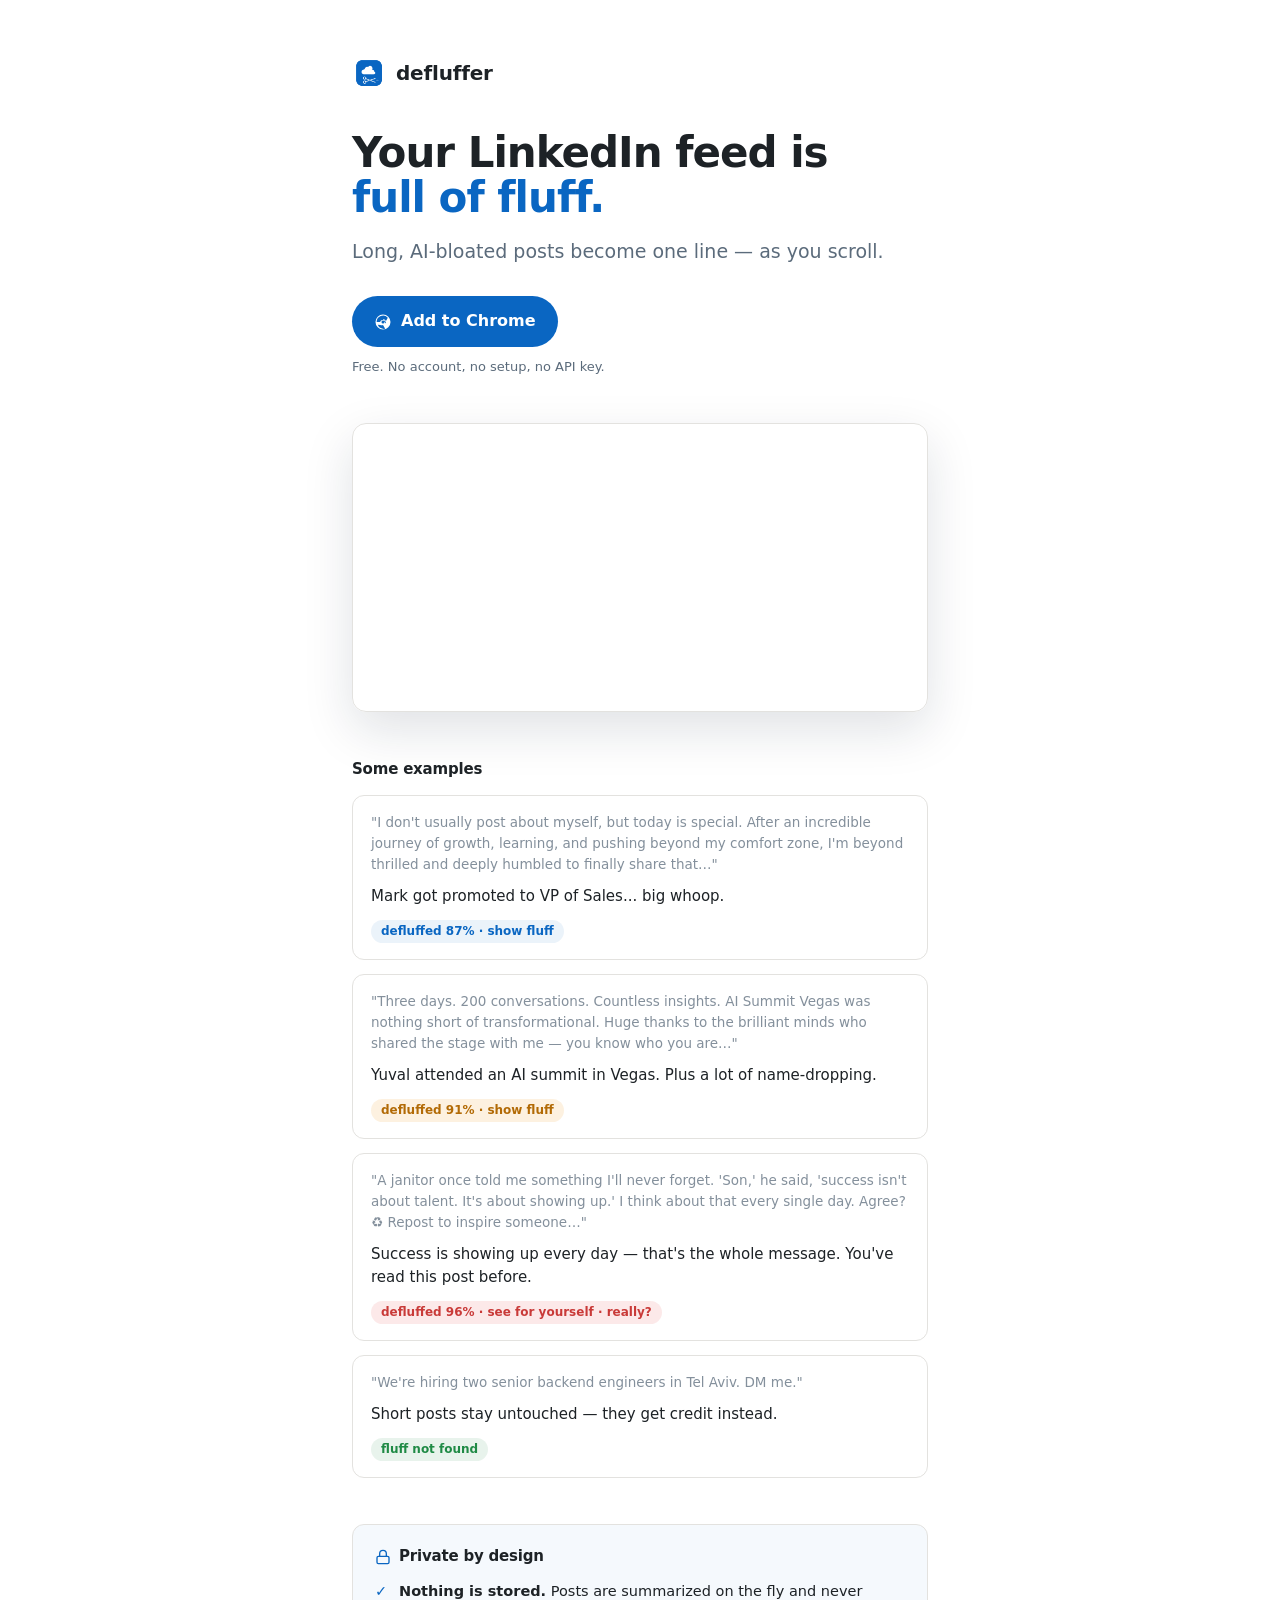
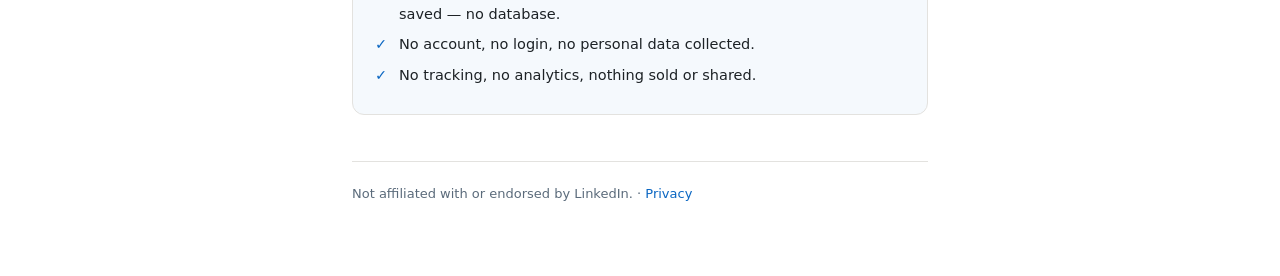
<file: docs/index.html>
<!DOCTYPE html>
<html lang="en">
<head>
<meta charset="utf-8" />
<meta name="viewport" content="width=device-width, initial-scale=1" />
<title>defluffer — cut the LinkedIn fluff</title>
<meta name="description" content="Your LinkedIn feed is full of fluff. defluffer turns long, AI-bloated posts into one line, as you scroll." />

<!-- Open Graph / social share (WhatsApp, iMessage, X, Slack) -->
<meta property="og:type" content="website" />
<meta property="og:site_name" content="defluffer" />
<meta property="og:title" content="defluffer — cut the LinkedIn fluff" />
<meta property="og:description" content="Your LinkedIn feed is full of fluff. defluffer turns long, AI-bloated posts into one line, as you scroll." />
<meta property="og:url" content="https://itayzit.github.io/defluffer/" />
<meta property="og:image" content="https://itayzit.github.io/defluffer/og.png" />
<meta property="og:image:width" content="1200" />
<meta property="og:image:height" content="630" />
<meta name="twitter:card" content="summary_large_image" />
<meta name="twitter:title" content="defluffer — cut the LinkedIn fluff" />
<meta name="twitter:description" content="Your LinkedIn feed is full of fluff. defluffer turns it into one line, as you scroll." />
<meta name="twitter:image" content="https://itayzit.github.io/defluffer/og.png" />

<link rel="icon" type="image/png" href="icon.png" />
<style>
  :root {
    color-scheme: light dark;
    --bg: #ffffff; --ink: #1d2226; --muted: #5b6b7b;
    --blue: #0a66c2; --blue-ink: #004182;
    --line: #e3e2df;
  }
  @media (prefers-color-scheme: dark) {
    :root { --bg:#16191c; --ink:#e9e5df; --muted:#9aa6b1; --line:#2c3237; }
  }
  * { box-sizing: border-box; }
  body {
    margin: 0; background: var(--bg); color: var(--ink);
    font-family: -apple-system, system-ui, "Segoe UI", Roboto, Helvetica, Arial, sans-serif;
    line-height: 1.55; -webkit-font-smoothing: antialiased;
  }
  .wrap { max-width: 620px; margin: 0 auto; padding: 56px 22px 72px; }
  .brand { display: flex; align-items: center; gap: 10px; margin-bottom: 40px; }
  .brand img { width: 34px; height: 34px; }
  .brand b { font-size: 20px; letter-spacing: -0.2px; }
  h1 { font-size: 42px; line-height: 1.08; letter-spacing: -1px; margin: 0 0 16px; }
  h1 .accent { color: var(--blue); }
  .lede { font-size: 19px; color: var(--muted); margin: 0 0 30px; max-width: 30em; }
  .cta {
    display: inline-flex; align-items: center; gap: 9px;
    background: var(--blue); color: #fff; text-decoration: none;
    font-size: 16px; font-weight: 700; padding: 13px 22px; border-radius: 999px;
    transition: background .15s ease, transform .15s ease;
  }
  .cta:hover { background: var(--blue-ink); transform: translateY(-1px); }
  .cta svg { width: 18px; height: 18px; }
  .free { display: block; margin-top: 10px; font-size: 13px; color: var(--muted); }

  .demo-video {
    display: block; width: 100%; margin: 46px 0 0;
    border-radius: 14px; border: 1px solid var(--line);
    box-shadow: 0 18px 50px rgba(16,30,54,.13);
  }

  .examples { margin: 46px 0 0; }
  .examples h2 { font-size: 15px; letter-spacing: -.2px; margin: 0 0 14px; }
  .ex { border: 1px solid var(--line); border-radius: 12px; padding: 16px 18px; margin-bottom: 14px; }
  .ex-before { font-size: 13.5px; color: var(--muted); margin: 0 0 10px; }
  .ex-before s { text-decoration: none; opacity: .75; }
  .ex-after { font-size: 15px; margin: 0 0 10px; }
  .badge { display: inline-block; font-size: 12px; font-weight: 700; padding: 2px 10px; border-radius: 12px;
    color: #0a66c2; background: rgba(10, 102, 194, .08); }
  .badge--amber { color: #b26a05; background: rgba(239, 159, 39, .14); }
  .badge--red { color: #c93a38; background: rgba(226, 75, 74, .12); }
  .badge--green { color: #1f8a45; background: rgba(31, 138, 69, .1); }
  @media (prefers-color-scheme: dark) {
    .badge { color: #70b5f9; background: rgba(112, 181, 249, .13); }
    .badge--amber { color: #e8a33d; background: rgba(232, 163, 61, .14); }
    .badge--red { color: #f08784; background: rgba(240, 135, 132, .13); }
    .badge--green { color: #5cc98a; background: rgba(92, 201, 138, .13); }
  }

  .trust { margin: 46px 0 0; padding: 20px 22px; border: 1px solid var(--line);
    border-radius: 12px; background: rgba(10,102,194,.04); }
  .trust h2 { display: flex; align-items: center; gap: 8px; font-size: 15px;
    margin: 0 0 12px; letter-spacing: -.2px; }
  .trust h2 svg { width: 16px; height: 16px; color: var(--blue); }
  .trust ul { list-style: none; margin: 0; padding: 0; }
  .trust li { position: relative; padding-left: 24px; margin: 8px 0; font-size: 14.5px; }
  .trust li::before { content: "✓"; position: absolute; left: 0; top: 0;
    color: var(--blue); font-weight: 700; }
  .trust li b { font-weight: 600; }
  .trust a { color: var(--blue); text-decoration: none; font-size: 13.5px;
    display: inline-block; margin-top: 12px; }
  .trust a:hover { text-decoration: underline; }

  footer { margin-top: 46px; padding-top: 22px; border-top: 1px solid var(--line);
    font-size: 13px; color: var(--muted); }
  footer a { color: var(--blue); text-decoration: none; }
  footer a:hover { text-decoration: underline; }
</style>
</head>
<body>
  <main class="wrap">
    <div class="brand">
      <img src="icon.png" alt="" />
      <b>defluffer</b>
    </div>

    <h1>Your LinkedIn feed is<br /><span class="accent">full of fluff.</span></h1>
    <p class="lede">Long, AI-bloated posts become one line — as you scroll.</p>

    <a class="cta" href="https://chromewebstore.google.com/detail/defluffer/ofaajilnnjfcinocgpljpmchpcnbhhln">
      <svg viewBox="0 0 24 24" fill="currentColor"><path d="M12 2a10 10 0 100 20 10 10 0 000-20zm0 6a4 4 0 013.46 6L13 9.6A4 4 0 0112 8zm-8.5 4a8.5 8.5 0 0114.9-5.6l-3 5.2A4 4 0 008 12H3.5zm4.9 3.9A4 4 0 0012 16l2.9 5A8.5 8.5 0 015 15.5l3.4.4zM12 14a2 2 0 110-4 2 2 0 010 4z"/></svg>
      Add to Chrome
    </a>
    <span class="free">Free. No account, no setup, no API key.</span>

    <video class="demo-video" src="demo.mp4" autoplay muted loop playsinline></video>

    <section class="examples">
      <h2>Some examples</h2>

      <div class="ex">
        <p class="ex-before"><s>"I don't usually post about myself, but today is special. After an incredible journey of growth, learning, and pushing beyond my comfort zone, I'm beyond thrilled and deeply humbled to finally share that…"</s></p>
        <p class="ex-after">Mark got promoted to VP of Sales... big whoop.</p>
        <span class="badge">defluffed 87% · show fluff</span>
      </div>

      <div class="ex">
        <p class="ex-before"><s>"Three days. 200 conversations. Countless insights. AI Summit Vegas was nothing short of transformational. Huge thanks to the brilliant minds who shared the stage with me — you know who you are…"</s></p>
        <p class="ex-after">Yuval attended an AI summit in Vegas. Plus a lot of name-dropping.</p>
        <span class="badge badge--amber">defluffed 91% · show fluff</span>
      </div>

      <div class="ex">
        <p class="ex-before"><s>"A janitor once told me something I'll never forget. 'Son,' he said, 'success isn't about talent. It's about showing up.' I think about that every single day. Agree? ♻️ Repost to inspire someone…"</s></p>
        <p class="ex-after">Success is showing up every day — that's the whole message. You've read this post before.</p>
        <span class="badge badge--red">defluffed 96% · see for yourself · really?</span>
      </div>

      <div class="ex">
        <p class="ex-before"><s>"We're hiring two senior backend engineers in Tel Aviv. DM me."</s></p>
        <p class="ex-after">Short posts stay untouched — they get credit instead.</p>
        <span class="badge badge--green">fluff not found</span>
      </div>
    </section>

    <section class="trust">
      <h2>
        <svg viewBox="0 0 24 24" fill="none" stroke="currentColor" stroke-width="2" stroke-linecap="round" stroke-linejoin="round"><rect x="3" y="11" width="18" height="11" rx="2"/><path d="M7 11V7a5 5 0 0110 0v4"/></svg>
        Private by design
      </h2>
      <ul>
        <li><b>Nothing is stored.</b> Posts are summarized on the fly and never saved — no database.</li>
        <li>No account, no login, no personal data collected.</li>
        <li>No tracking, no analytics, nothing sold or shared.</li>
      </ul>
    </section>

    <footer>
      Not affiliated with or endorsed by LinkedIn. · <a href="privacy.html">Privacy</a>
    </footer>
  </main>
</body>
</html>
</file>
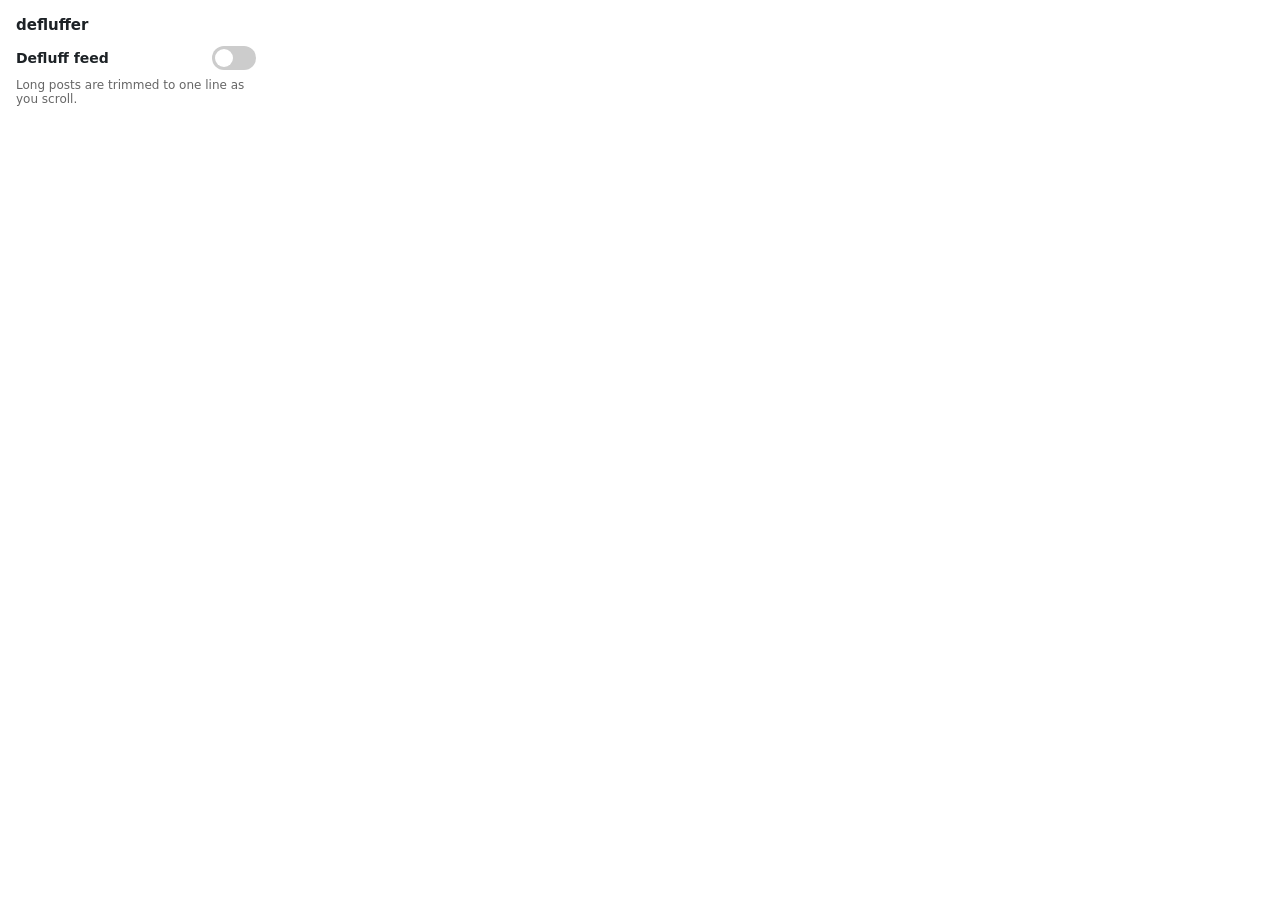
<file: popup.html>
<!DOCTYPE html>
<html>
<head>
  <meta charset="utf-8" />
  <style>
    body { font-family: -apple-system, system-ui, sans-serif; width: 240px; margin: 0; padding: 16px; color: #1d2226; }
    h1 { font-size: 15px; margin: 0 0 12px; }
    .row { display: flex; align-items: center; justify-content: space-between; margin-bottom: 8px; }
    .label { font-size: 14px; font-weight: 600; }
    .switch { position: relative; width: 44px; height: 24px; }
    .switch input { display: none; }
    .slider { position: absolute; inset: 0; background: #ccc; border-radius: 24px; cursor: pointer; transition: .2s; }
    .slider::before { content: ""; position: absolute; height: 18px; width: 18px; left: 3px; top: 3px; background: #fff; border-radius: 50%; transition: .2s; }
    input:checked + .slider { background: #0a66c2; }
    input:checked + .slider::before { transform: translateX(20px); }
    .hint { font-size: 12px; color: #666; margin-top: 4px; }
  </style>
</head>
<body>
  <h1>defluffer</h1>
  <div class="row">
    <span class="label">Defluff feed</span>
    <label class="switch">
      <input type="checkbox" id="toggle" />
      <span class="slider"></span>
    </label>
  </div>
  <div class="hint">Long posts are trimmed to one line as you scroll.</div>
  <script src="popup.js"></script>
</body>
</html>
</file>
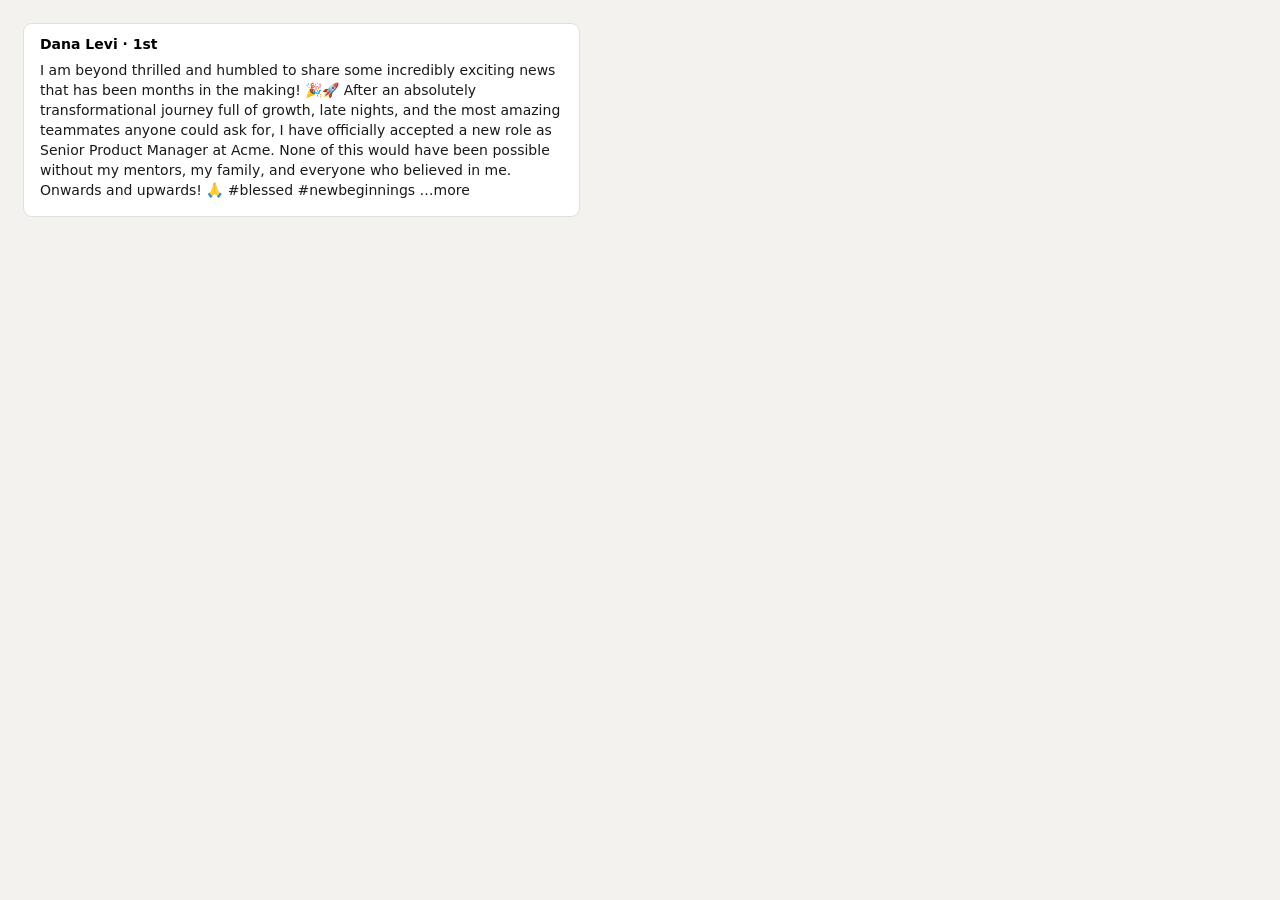
<file: demo/anim-test.html>
<!DOCTYPE html>
<html><head><meta charset="utf-8"/>
<style>
  body { font-family: -apple-system, system-ui, sans-serif; background:#f4f2ee; margin:0; padding:24px; }
  /* Mirror real LinkedIn: side padding lives on the text element, NOT the card. */
  .card { width:555px; background:#fff; border-radius:8px; box-shadow:0 0 0 1px rgba(0,0,0,.08); padding:12px 0 16px; }
  .head { font-weight:600; font-size:14px; margin-bottom:8px; padding:0 16px; }
  #t { font-size:14px; line-height:20px; color:rgba(0,0,0,.9); margin:0; padding:0 16px; }

  /* ---- copied from styles.css ---- */
  .defluff-summary { border-radius:6px; }
  .defluff-flash { animation: defluff-flash 0.9s ease-out; }
  @keyframes defluff-flash {
    0% { background: rgba(10,102,194,0.16); box-shadow: 0 0 0 2px rgba(10,102,194,0.55), 0 6px 22px rgba(10,102,194,0.3); }
    100% { background: transparent; box-shadow: 0 0 0 0 rgba(10,102,194,0); }
  }
  .defluff-badge { display:inline-block; margin-top:4px; padding:2px 8px; font-size:12px; font-weight:600;
    color:#0a66c2; background:rgba(10,102,194,.08); border:none; border-radius:12px; cursor:pointer; }
</style></head>
<body>
  <div class="card">
    <div class="head">Dana Levi · 1st</div>
    <p id="t">I am beyond thrilled and humbled to share some incredibly exciting news that has been months in the making! 🎉🚀 After an absolutely transformational journey full of growth, late nights, and the most amazing teammates anyone could ask for, I have officially accepted a new role as Senior Product Manager at Acme. None of this would have been possible without my mentors, my family, and everyone who believed in me. Onwards and upwards! 🙏 #blessed #newbeginnings …more</p>
  </div>

<script>
// ---- the exact product applySummary (chrome-free) ----
function applySummary(textEl, summary) {
  textEl.setAttribute("data-defluffed", "done");
  const cs = getComputedStyle(textEl);
  const summaryEl = document.createElement("div");
  summaryEl.className = "defluff-summary";
  const line = document.createElement("div");
  line.className = "defluff-line";
  line.textContent = summary;
  line.style.color = cs.color;
  line.style.fontSize = cs.fontSize;
  line.style.fontWeight = cs.fontWeight;
  line.style.lineHeight = cs.lineHeight;
  line.style.fontFamily = cs.fontFamily;
  const badge = document.createElement("button");
  badge.className = "defluff-badge"; badge.type = "button";
  badge.textContent = "defluffed · show original";
  summaryEl.style.paddingLeft = cs.paddingLeft;
  summaryEl.style.paddingRight = cs.paddingRight;
  summaryEl.appendChild(line); summaryEl.appendChild(badge);
  textEl.__defluffSummaryEl = summaryEl;
  const origH = textEl.offsetHeight;
  textEl.insertAdjacentElement("afterend", summaryEl);
  const sumH = summaryEl.offsetHeight;
  textEl.style.overflow = "hidden"; textEl.style.maxHeight = origH + "px"; textEl.style.opacity = "1";
  summaryEl.style.overflow = "hidden"; summaryEl.style.maxHeight = "0px"; summaryEl.style.opacity = "0";
  void textEl.offsetHeight;
  textEl.style.transition = "max-height .45s ease, opacity .3s ease";
  summaryEl.style.transition = "max-height .45s ease, opacity .45s ease .08s";
  requestAnimationFrame(() => {
    textEl.style.maxHeight = "0px"; textEl.style.opacity = "0";
    summaryEl.style.maxHeight = sumH + "px"; summaryEl.style.opacity = "1";
    summaryEl.classList.add("defluff-flash");
  });
  setTimeout(() => {
    textEl.style.display = "none"; summaryEl.style.maxHeight = "none";
    summaryEl.style.transition = ""; summaryEl.classList.remove("defluff-flash");
  }, 700);
}
window.go = () => applySummary(document.getElementById("t"), "Dana got promoted to Senior Product Manager at Acme.");
window.__ready = true;
</script>
</body></html>
</file>
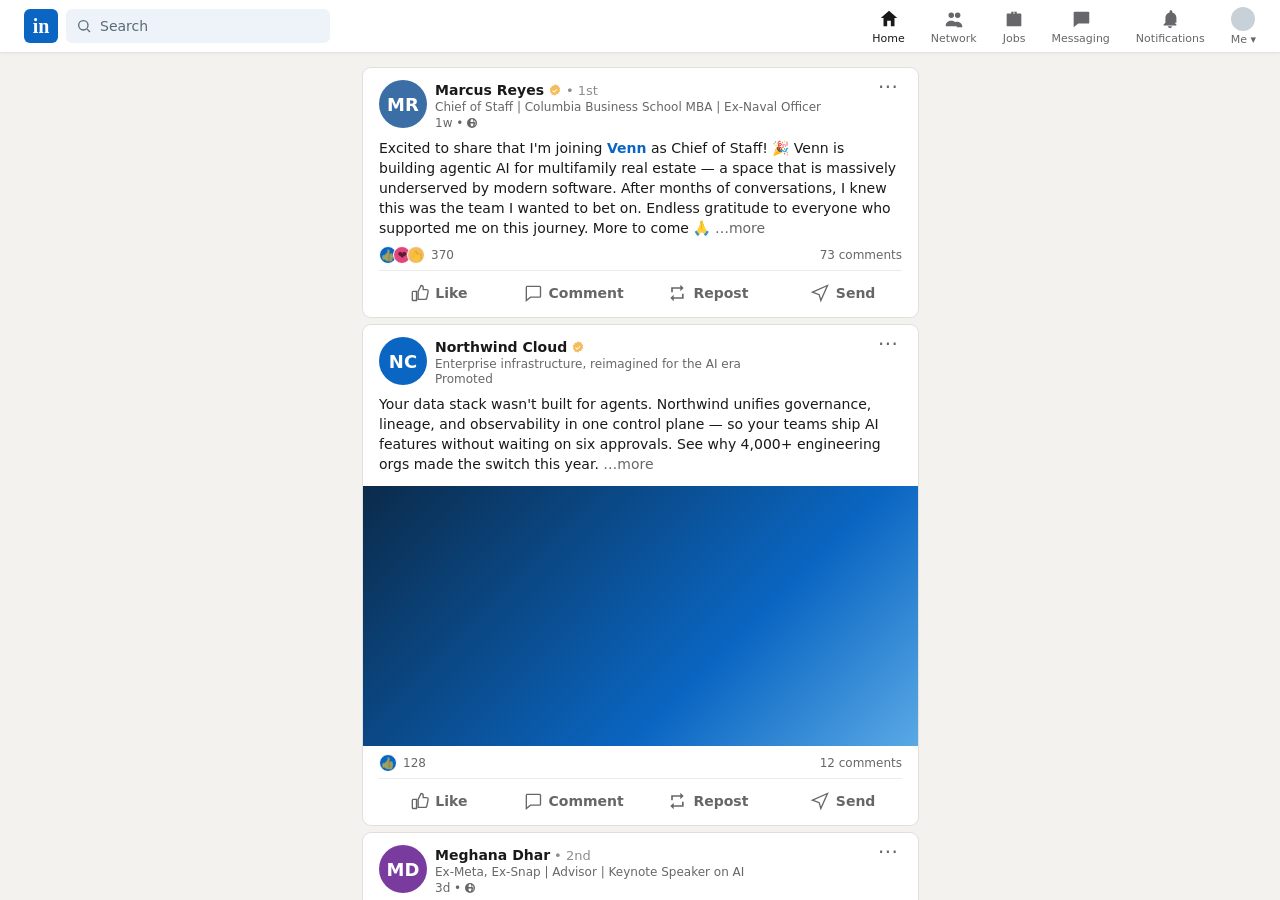
<file: demo/feed.html>
<!DOCTYPE html>
<html lang="en">
<head>
<meta charset="utf-8" />
<style>
  * { box-sizing: border-box; margin: 0; padding: 0; }
  html, body {
    background: #f4f2ee;
    font-family: -apple-system, "Segoe UI", system-ui, Roboto, Helvetica, Arial, sans-serif;
    -webkit-font-smoothing: antialiased;
    color: rgba(0,0,0,.9);
  }
  body { overflow: hidden; } /* scroll is driven via transform on .feed */

  /* ---- top nav ---- */
  .nav {
    position: fixed; top: 0; left: 0; right: 0; height: 52px; z-index: 50;
    background: #fff; box-shadow: 0 0 0 1px rgba(0,0,0,.04), 0 2px 4px rgba(0,0,0,.04);
    display: flex; align-items: center; gap: 8px; padding: 0 24px;
  }
  .logo { width: 34px; height: 34px; border-radius: 6px; background: #0a66c2;
    color: #fff; font-weight: 800; font-size: 20px; display: grid; place-items: center;
    font-family: Georgia, serif; }
  .search { width: 264px; height: 34px; background: #edf3f8; border-radius: 6px;
    display: flex; align-items: center; padding: 0 10px; gap: 8px; color: #5a6b77; font-size: 14px; }
  .search svg { width: 16px; height: 16px; fill: #5a6b77; }
  .navspacer { flex: 1; }
  .navicons { display: flex; align-items: center; gap: 26px; }
  .navicon { display: flex; flex-direction: column; align-items: center; gap: 2px; color: #66666b; font-size: 11px; }
  .navicon svg { width: 22px; height: 22px; fill: #66666b; }
  .navicon.active { color: rgba(0,0,0,.9); }
  .navicon.active svg { fill: rgba(0,0,0,.9); }
  .navme { width: 24px; height: 24px; border-radius: 50%; background: #c9d1d8; }

  /* ---- feed column ---- */
  .stage { position: fixed; inset: 52px 0 0 0; overflow: hidden; }
  .feed { width: 555px; margin: 0 auto; padding-top: 16px; will-change: transform; }

  .card {
    background: #fff; border-radius: 8px; margin-bottom: 8px;
    box-shadow: 0 0 0 1px rgba(0,0,0,.08);
    position: relative; overflow: hidden;
  }
  .card .glow {
    position: absolute; inset: 0; border-radius: 8px; pointer-events: none; opacity: 0;
  }
  .chead { display: flex; align-items: flex-start; padding: 12px 16px 0 16px; gap: 8px; }
  .avatar { width: 48px; height: 48px; border-radius: 50%; flex: none;
    display: grid; place-items: center; color: #fff; font-weight: 700; font-size: 18px; }
  .who { flex: 1; min-width: 0; padding-top: 1px; }
  .nmeta { display: flex; align-items: center; gap: 4px; }
  .name { font-size: 14px; font-weight: 600; color: rgba(0,0,0,.9); line-height: 18px; }
  .verif { width: 14px; height: 14px; }
  .deg { font-size: 13px; color: rgba(0,0,0,.45); font-weight: 400; }
  .headline { font-size: 12px; color: rgba(0,0,0,.6); line-height: 15px; margin-top: 1px;
    white-space: nowrap; overflow: hidden; text-overflow: ellipsis; }
  .time { font-size: 12px; color: rgba(0,0,0,.6); display: flex; align-items: center; gap: 3px; margin-top: 1px; }
  .time svg { width: 12px; height: 12px; fill: rgba(0,0,0,.6); }
  .dots { color: rgba(0,0,0,.6); font-size: 20px; line-height: 12px; padding: 0 4px; }
  .promoted { font-size: 12px; color: rgba(0,0,0,.6); }

  .body { padding: 8px 16px 0 16px; }
  .original { font-size: 14px; line-height: 20px; color: rgba(0,0,0,.9); overflow: hidden; }
  .original a { color: #0a66c2; font-weight: 600; }
  .more { color: rgba(0,0,0,.6); }

  .summary { overflow: hidden; }
  .sumtext { font-size: 14px; line-height: 20px; color: rgba(0,0,0,.9); white-space: pre-line; }
  .sumtext.poem { font-style: italic; }

  /* badges — same values the extension ships in styles.css */
  .pillrow { display: flex; align-items: center; margin-top: 6px; }
  .pill { display: inline-block; padding: 2px 8px; font-size: 12px; font-weight: 600;
    border-radius: 12px; color: #0a66c2; background: rgba(10,102,194,.08); }
  .pill.warm { color: #b26a05; background: rgba(239,159,39,.14); }
  .pill.hot  { color: #c93a38; background: rgba(226,75,74,.12); }
  .pill.clean{ color: #1f8a45; background: rgba(31,138,69,.1); }
  .pill.ad   { font-variant-numeric: tabular-nums; }
  .haiku { margin-left: 8px; padding: 2px 6px; font-size: 11px; font-weight: 500;
    color: #949494; border-radius: 10px; opacity: 0; }
  .haiku.hot { background: rgba(128,128,128,.12); }

  .media { margin-top: 12px; height: 260px; background-size: cover; background-position: center; }

  .counts { display: flex; align-items: center; gap: 6px; padding: 8px 16px 6px;
    font-size: 12px; color: rgba(0,0,0,.6); }
  .reacts { display: flex; }
  .reacts span { width: 18px; height: 18px; border-radius: 50%; display: inline-grid; place-items: center;
    margin-left: -4px; font-size: 11px; border: 1.5px solid #fff; }
  .reacts span:first-child { margin-left: 0; }
  .cdivider { height: 1px; background: rgba(0,0,0,.08); margin: 0 16px; }
  .actions { display: flex; padding: 4px 8px 6px; }
  .act { flex: 1; display: flex; align-items: center; justify-content: center; gap: 6px;
    padding: 8px 4px; color: rgba(0,0,0,.6); font-size: 14px; font-weight: 600; border-radius: 4px; }
  .act svg { width: 20px; height: 20px; fill: rgba(0,0,0,.6); }

  /* ---- composer (scene 3) ---- */
  .scrim { position: fixed; inset: 0; background: rgba(0,0,0,.5); opacity: 0; z-index: 80; }
  .composer { position: fixed; z-index: 90; left: 50%; top: 64px; width: 620px;
    transform: translateX(-50%) scale(.98); opacity: 0;
    background: #fff; border-radius: 10px; box-shadow: 0 12px 40px rgba(0,0,0,.3); overflow: hidden; }
  .chead2 { display: flex; align-items: center; gap: 10px; padding: 16px 20px 8px; }
  .chead2 .avatar { width: 48px; height: 48px; font-size: 17px; }
  .cname { font-size: 16px; font-weight: 600; }
  .cwho { font-size: 13px; color: rgba(0,0,0,.6); }
  .draft { padding: 6px 20px 0; font-size: 16px; line-height: 24px; min-height: 84px; }
  .caret { display: inline-block; width: 1.5px; height: 18px; background: #0a66c2;
    vertical-align: -3px; margin-left: 1px; }
  .dfc { padding: 4px 20px 0; }
  .dfcbtn { display: inline-block; padding: 3px 11px; font-size: 12px; font-weight: 600;
    border-radius: 12px; color: #0a66c2; background: rgba(10,102,194,.08); }
  .dfcout { margin-top: 8px; opacity: 0; }
  .dfccap { font-size: 12px; color: #808080; }
  .dfccard { margin-top: 5px; padding: 10px 12px; border: 1px solid rgba(128,128,128,.3); border-radius: 10px; }
  .dfchead { display: flex; align-items: center; gap: 8px; margin-bottom: 6px; }
  .dfcava { width: 32px; height: 32px; border-radius: 50%; display: grid; place-items: center;
    color: #fff; font-weight: 700; font-size: 13px; background: #1d4e78; }
  .dfcname { font-size: 13px; font-weight: 600; line-height: 1.2; }
  .dfcmeta { font-size: 11px; color: #808080; }
  .dfcline { font-size: 14px; line-height: 1.45; margin: 0 0 6px; }
  .cfoot { display: flex; align-items: center; gap: 18px; padding: 14px 20px 16px; margin-top: 8px; }
  .cfoot .chip { font-size: 14px; font-weight: 600; color: rgba(0,0,0,.6); }
  .cpost { margin-left: auto; padding: 6px 16px; border-radius: 16px; background: #0a66c2;
    color: #fff; font-size: 15px; font-weight: 600; }

  /* ---- fake cursor ---- */
  .cursor { position: fixed; z-index: 200; width: 22px; height: 22px; opacity: 0;
    filter: drop-shadow(0 1px 2px rgba(0,0,0,.35)); pointer-events: none; }
  .ring { position: fixed; z-index: 199; width: 34px; height: 34px; border-radius: 50%;
    border: 2px solid rgba(10,102,194,.7); opacity: 0; pointer-events: none; }
</style>
</head>
<body>
  <div class="nav">
    <div class="logo">in</div>
    <div class="search">
      <svg viewBox="0 0 24 24"><path d="M21 21l-4.35-4.35M11 18a7 7 0 110-14 7 7 0 010 14z" fill="none" stroke="#5a6b77" stroke-width="2"/></svg>
      Search
    </div>
    <div class="navspacer"></div>
    <div class="navicons">
      <div class="navicon active"><svg viewBox="0 0 24 24"><path d="M12 3l9 8h-3v9h-4v-6h-4v6H6v-9H3z"/></svg>Home</div>
      <div class="navicon"><svg viewBox="0 0 24 24"><path d="M9 11a3 3 0 100-6 3 3 0 000 6zm7 0a3 3 0 100-6 3 3 0 000 6zM3 19c0-3 3-5 6-5s6 2 6 5v1H3v-1zm12 .5c0-1.6-.7-3-1.8-4 .6-.3 1.2-.4 1.8-.4 3 0 6 2 6 5v1h-6v-1.6z"/></svg>Network</div>
      <div class="navicon"><svg viewBox="0 0 24 24"><path d="M9 4h6v2h4a1 1 0 011 1v12a1 1 0 01-1 1H5a1 1 0 01-1-1V7a1 1 0 011-1h4V4zm2 2h2V5h-2v1z"/></svg>Jobs</div>
      <div class="navicon"><svg viewBox="0 0 24 24"><path d="M4 4h16a1 1 0 011 1v11a1 1 0 01-1 1H9l-5 4V5a1 1 0 011-1z"/></svg>Messaging</div>
      <div class="navicon"><svg viewBox="0 0 24 24"><path d="M12 22a2.5 2.5 0 002.45-2h-4.9A2.5 2.5 0 0012 22zm7-6V11c0-3-1.6-5.4-4.5-6V4a1.5 1.5 0 00-3 0v1C8.6 5.6 7 8 7 11v5l-2 2v1h14v-1l-2-2z"/></svg>Notifications</div>
      <div class="navicon"><div class="navme"></div>Me ▾</div>
    </div>
  </div>

  <div class="stage">
    <div class="feed" id="feed"></div>
  </div>

  <div class="scrim" id="scrim"></div>
  <div class="composer" id="composer">
    <div class="chead2">
      <div class="avatar" style="background:#1d4e78">IZ</div>
      <div>
        <div class="cname">Itay Zitvar</div>
        <div class="cwho">Post to Anyone ▾</div>
      </div>
    </div>
    <div class="draft"><span id="drafttext"></span><span class="caret" id="caret"></span></div>
    <div class="dfc">
      <span class="dfcbtn" id="dfcbtn">check fluff</span>
      <div class="dfcout" id="dfcout">
        <div class="dfccap">readers with defluffer will see:</div>
        <div class="dfccard">
          <div class="dfchead">
            <div class="dfcava">IZ</div>
            <div>
              <div class="dfcname">Itay Zitvar</div>
              <div class="dfcmeta">Just now · defluffed</div>
            </div>
          </div>
          <div class="dfcline">One plus one equals two. You've read this post before.</div>
          <span class="pill hot">defluffed 88% · see for yourself · really?</span>
        </div>
      </div>
    </div>
    <div class="cfoot">
      <span class="chip">✦ Enhance post</span>
      <span class="chip">🖼</span>
      <span class="chip">📅</span>
      <span class="cpost">Post</span>
    </div>
  </div>

  <svg class="cursor" id="cursor" viewBox="0 0 24 24"><path d="M5 2l14 9.5-6.2 1.3 3.3 6.6-2.6 1.3-3.3-6.6L5 18.6z" fill="#fff" stroke="#333" stroke-width="1.2" stroke-linejoin="round"/></svg>
  <div class="ring" id="ring"></div>

<script>
const POSTS = [
  {
    name:"Marcus Reyes", color:"#3b6ea5", initials:"MR", verified:true, deg:"1st",
    headline:"Chief of Staff | Columbia Business School MBA | Ex-Naval Officer", time:"1w",
    original:`Excited to share that I'm joining <a>Venn</a> as Chief of Staff! 🎉 Venn is building agentic AI for multifamily real estate — a space that is massively underserved by modern software. After months of conversations, I knew this was the team I wanted to bet on. Endless gratitude to everyone who supported me on this journey. More to come 🙏<span class="more"> …more</span>`,
    summary:"Marcus joined Venn as Chief of Staff, building agentic AI for multifamily real estate.",
    pill:"defluffed 84% · show fluff", tier:"",
    react:[["#0a66c2","👍"],["#e0457b","❤️"],["#f5bb5c","👏"]], reactN:"370", comments:"73 comments"
  },
  {
    name:"Northwind Cloud", color:"#0a66c2", initials:"NC", verified:true, deg:"", promoted:true,
    headline:"Enterprise infrastructure, reimagined for the AI era", time:"",
    original:`Your data stack wasn't built for agents. Northwind unifies governance, lineage, and observability in one control plane — so your teams ship AI features without waiting on six approvals. See why 4,000+ engineering orgs made the switch this year.<span class="more"> …more</span>`,
    // Seed a full-width spinner frame so the collapsed height is measured with
    // the label present — an empty pill measures short and clips the spinner.
    summary:"", pill:"⠋ ad · Monetizing…", tier:"ad", ad:true,
    react:[["#0a66c2","👍"]], reactN:"128", comments:"12 comments",
    media:"linear-gradient(135deg,#0b2b4a,#0a66c2 65%,#5aa9e6)"
  },
  {
    name:"Meghana Dhar", color:"#7a3b9e", initials:"MD", verified:false, deg:"2nd",
    headline:"Ex-Meta, Ex-Snap | Advisor | Keynote Speaker on AI", time:"3d",
    original:`Three days. 200 conversations. Countless insights. The AI Summit was nothing short of transformational. Huge thanks to <a>Sarah</a>, <a>Miguel</a>, <a>Priya</a> and the brilliant minds who shared the stage — you know who you are. Still processing everything I learned. More reflections coming this week 🙏<span class="more"> …more</span>`,
    summary:"Meghana attended the AI Summit. Plus a lot of name-dropping.",
    pill:"defluffed 91% · show fluff", tier:"warm",
    react:[["#0a66c2","👍"],["#f5bb5c","👏"]], reactN:"1,240", comments:"96 comments"
  },
  {
    name:"Brianna E. Gurrell", color:"#1d6f8b", initials:"BG", verified:true, deg:"1st",
    headline:"Founder & CEO | Forbes 30 Under 30 | Building the future of X", time:"1w",
    original:`A janitor once told me something I'll never forget. "Son," he said, "success isn't about talent. It's about who shows up when nobody's watching." I think about that every single day. We spend so long chasing the big moment that we forget the small ones built it. Agree? ♻️ Repost to inspire someone today.<span class="more"> …more</span>`,
    summary:"Success is about showing up — that's the whole message. Classic engagement bait.",
    haiku:"A janitor spoke.\nNothing you can verify.\nRepost to inspire.",
    pill:"defluffed 96% · see for yourself · really?", tier:"hot",
    react:[["#e0457b","❤️"],["#0a66c2","👍"],["#f5bb5c","👏"]], reactN:"3,412", comments:"210 comments"
  },
  {
    name:"Adam Fielding", color:"#c0563f", initials:"AF", verified:false, deg:"2nd",
    headline:"Product @ Stealth | Endurance athlete | Writing about tools", time:"5d",
    original:`We're hiring two senior backend engineers in Berlin. Rust, Postgres, no on-call. DM me.`,
    summary:"", pill:"fluff not found", tier:"clean", clean:true,
    react:[["#0a66c2","👍"],["#e0457b","❤️"]], reactN:"89", comments:"34 comments"
  },
  {
    // Tail post: the camera never travels to it, it just keeps the viewport
    // full once the scroll settles on the post above.
    name:"Priya Raghavan", color:"#4a6b8a", initials:"PR", verified:true, deg:"2nd",
    headline:"Engineering Manager @ Datadog | Previously Stripe", time:"6d",
    original:`Six months ago our deploy pipeline took 41 minutes and everyone dreaded Fridays. Today it takes 6. No new tooling, no rewrite, no heroics — just three boring decisions we should have made two years earlier. Sharing the full breakdown because I wish someone had shared theirs with us 👇<span class="more"> …more</span>`,
    summary:"Priya's team cut deploys from 41 minutes to 6, with no new tooling.",
    pill:"defluffed 79% · show fluff", tier:"",
    react:[["#0a66c2","👍"],["#f5bb5c","👏"]], reactN:"642", comments:"57 comments"
  }
];

const DRAFT = "I don't usually share personal wins, but after a long journey of self-doubt, late nights, and more coffee than I'd like to admit, I finally cracked a problem I'd been circling for years: 1+1. The answer — and I'm still processing this — is 2.";

const SPIN = ["⠋","⠙","⠹","⠸","⠼","⠴","⠦","⠧","⠇","⠏"];
const VERBS = ["Monetizing","Upselling","Sponsoring","Synergizing","Retargeting","Converting"];

const VERIF = `<svg class="verif" viewBox="0 0 24 24"><path fill="#f5bb5c" d="M12 2l2.4 1.8 3 .1 1 2.8 2.4 1.7-.9 2.9.9 2.9-2.4 1.7-1 2.8-3 .1L12 22l-2.4-1.8-3-.1-1-2.8L3.2 15l.9-2.9-.9-2.9 2.4-1.7 1-2.8 3-.1z"/><path d="M10.6 14.6l-2.2-2.2-1.1 1.1 3.3 3.3 5.5-5.5-1.1-1.1z" fill="#fff"/></svg>`;
const GLOBE = `<svg viewBox="0 0 24 24"><path d="M12 2a10 10 0 100 20 10 10 0 000-20zm0 2c1.5 0 3 2.5 3 6H9c0-3.5 1.5-6 3-6zM4.3 11H7c.1-2 .6-3.8 1.4-5.1A8 8 0 004.3 11zM7 13H4.3a8 8 0 003.1 5.1C6.6 16.8 6.1 15 7 13zm2 0h6c0 3.5-1.5 6-3 6s-3-2.5-3-6zm8 0h2.7a8 8 0 01-3.1 5.1c.8-1.3 1.3-3.1 1.4-5.1zm0-2c-.1-2-.6-3.8-1.4-5.1A8 8 0 0119.7 11H17z"/></svg>`;
const ICONS = {
  like:`<svg viewBox="0 0 24 24"><path d="M9 21H5a1 1 0 01-1-1v-9a1 1 0 011-1h4v11zm2-11l3.5-7c1.3 0 2.5 1.2 2.5 2.5V8h4a2 2 0 012 2l-1.6 8a2 2 0 01-2 1.6H11V10z" fill="none" stroke="rgba(0,0,0,.6)" stroke-width="1.6"/></svg>`,
  comment:`<svg viewBox="0 0 24 24"><path d="M4 4h16a1 1 0 011 1v11a1 1 0 01-1 1H9l-5 4V5a1 1 0 011-1z" fill="none" stroke="rgba(0,0,0,.6)" stroke-width="1.6"/></svg>`,
  repost:`<svg viewBox="0 0 24 24"><path d="M7 7h9v3l4-4-4-4v3H5v6h2V7zm10 10H8v-3l-4 4 4 4v-3h12v-6h-2v4z"/></svg>`,
  send:`<svg viewBox="0 0 24 24"><path d="M3 11l18-8-8 18-2-7-8-3z" fill="none" stroke="rgba(0,0,0,.6)" stroke-width="1.6"/></svg>`
};

function cardHTML(p){
  const reacts = p.react.map(r=>`<span style="background:${r[0]}">${r[1]}</span>`).join("");
  const media = p.media ? `<div class="media" style="background-image:${p.media}"></div>` : "";
  const meta = p.promoted
    ? `<div class="promoted">Promoted</div>`
    : `<div class="time">${p.time} • ${GLOBE}</div>`;
  const haikuBtn = p.haiku ? `<span class="haiku">haiku</span>` : "";
  return `<div class="card">
    <div class="glow"></div>
    <div class="chead">
      <div class="avatar" style="background:${p.color}">${p.initials}</div>
      <div class="who">
        <div class="nmeta"><span class="name">${p.name}</span>${p.verified?VERIF:""}${p.deg?`<span class="deg">• ${p.deg}</span>`:""}</div>
        <div class="headline">${p.headline}</div>
        ${meta}
      </div>
      <div class="dots">⋯</div>
    </div>
    <div class="body">
      <div class="original">${p.original}</div>
      <div class="summary">
        <div class="sumtext">${p.summary}</div>
        <div class="pillrow"><span class="pill ${p.tier}">${p.pill}</span>${haikuBtn}</div>
      </div>
    </div>
    ${media}
    <div class="counts">
      <div class="reacts">${reacts}</div>
      <span>${p.reactN}</span><span style="margin-left:auto">${p.comments}</span>
    </div>
    <div class="cdivider"></div>
    <div class="actions">
      <div class="act">${ICONS.like} Like</div>
      <div class="act">${ICONS.comment} Comment</div>
      <div class="act">${ICONS.repost} Repost</div>
      <div class="act">${ICONS.send} Send</div>
    </div>
  </div>`;
}

const feed = document.getElementById("feed");
feed.innerHTML = POSTS.map(cardHTML).join("");

// Measure natural heights once, before any collapse is applied.
const cards = [...feed.querySelectorAll(".card")];
const M = cards.map((card,i)=>{
  const orig = card.querySelector(".original");
  const sum = card.querySelector(".summary");
  const sumtext = card.querySelector(".sumtext");
  orig.style.maxHeight="none"; sum.style.maxHeight="none"; sum.style.opacity="1";
  const oH = orig.offsetHeight;
  const sH = sum.offsetHeight;
  // Poem height must be measured in the EXACT final state — italic text and the
  // longer "enough poetry" label both move it. Measuring the text alone leaves
  // the badge row clipped.
  let pH = sH;
  if (POSTS[i].haiku){
    const hEl = card.querySelector(".haiku");
    const keepText = sumtext.textContent, keepBtn = hEl.textContent;
    sumtext.textContent = POSTS[i].haiku;
    sumtext.classList.add("poem");
    hEl.textContent = "enough poetry";
    pH = sum.offsetHeight;
    sumtext.textContent = keepText;
    sumtext.classList.remove("poem");
    hEl.textContent = keepBtn;
  }
  return {card, orig, sum, sumtext, pill:card.querySelector(".pill"),
          haikuEl:card.querySelector(".haiku"), glow:card.querySelector(".glow"), oH, sH, pH};
});

// A "clean" post is never summarized — the original stays, the green badge just
// appears underneath. Collapse is a no-op for it.
const CLEAN = POSTS.map(p=>!!p.clean);

const stage = document.querySelector(".stage");
const scrim = document.getElementById("scrim");
const composer = document.getElementById("composer");
const drafttext = document.getElementById("drafttext");
const caret = document.getElementById("caret");
const dfcbtn = document.getElementById("dfcbtn");
const dfcout = document.getElementById("dfcout");
const cursor = document.getElementById("cursor");
const ring = document.getElementById("ring");

const clamp = (x,a,b)=>Math.max(a,Math.min(b,x));
const smooth = x => { x = clamp(x,0,1); return x*x*(3-2*x); };
const smoother = x => { x = clamp(x,0,1); return x*x*x*(x*(x*6-15)+10); };

// Scroll travel: trapezoid velocity — brief ease-in, constant speed, gentle
// settle. S-curves (smooth/smoother) creep for the first second, which reads
// as a stalled video; a real scroll gets up to speed and stays there.
function travel(x){
  x = clamp(x,0,1);
  const A = 0.10, B = 0.85;                 // ramp-up ends / ramp-down starts
  const area = A/2 + (B-A) + (1-B)/2;       // normalizer
  let s;
  if (x < A) s = (x*x)/(2*A);
  else if (x < B) s = A/2 + (x-A);
  else { const u = (x-B)/(1-B); s = A/2 + (B-A) + (1-B)*(u - u*u/2); }
  return s/area;
}
// progress of t through [a,b]
const seg = (t,a,b)=> clamp((t-a)/(b-a), 0, 1);

function setCollapse(i, c){
  const m = M[i];
  if (CLEAN[i]){
    // original never hides; the badge fades in on its own
    m.orig.style.maxHeight = "none";
    m.orig.style.opacity = "1";
    m.sum.style.maxHeight = m.sH + "px";
    m.sum.style.opacity = String(smooth((c-0.25)/0.5));
    return;
  }
  const ce = smoother(c);
  m.orig.style.maxHeight = (m.oH*(1-c)) + "px";
  m.orig.style.opacity = String(Math.max(0, 1-ce*1.6));
  m.sum.style.maxHeight = (m.sH*c) + "px";
  m.sum.style.opacity = String(smooth((c-0.30)/0.55));
  const g = c*(1-c)*4; // marking glow peaks mid-transition
  m.card.style.boxShadow =
    `0 0 0 1px rgba(0,0,0,.08), 0 0 0 ${(2*g).toFixed(2)}px rgba(10,102,194,${(0.55*g).toFixed(3)}), `+
    `0 8px 26px rgba(10,102,194,${(0.30*g).toFixed(3)})`;
  m.glow.style.opacity = "1";
  m.glow.style.background = `rgba(10,102,194,${(0.06*g).toFixed(3)})`;
}

// --- timeline ---------------------------------------------------------------
// t is overall progress in [0,1]. Scenes, in order:
//   scroll+defluff → haiku on the PURE post → composer fluff check
const T_SCROLL_A = 0.035; // ≈0.8s dwell on post 0, moving by ~1s
const T_SCROLL_B = 0.50;  // scrolling + collapsing finishes
const T_HAIKU_A  = 0.54;  // cursor moves to the summary
const T_HAIKU_B  = 0.60;  // click
const T_HAIKU_C  = 0.70;  // poem fully unfolded (then holds)
const T_COMP_A   = 0.74;  // composer opens
const T_TYPE_A   = 0.77;
const T_TYPE_B   = 0.88;  // draft typed
const T_CHECK    = 0.91;  // click "check fluff"
const T_RESULT   = 0.95;  // preview card in

const HAIKU_IDX = POSTS.findIndex(p=>p.haiku);
const BAND = 0.62;   // travel that collapses one post
const TAIL = 2.3;    // extra travel: collapses the tail post and settles
const FOCUS = 0.30;  // active post sits at 30% of the viewport
// The camera walks every post EXCEPT the last one — that one exists only to
// fill the space below the final resting position, so the feed never bottoms
// out into empty background.
const N_CAM = POSTS.length - 1;

function place(el, x, y){ el.style.transform = `translate(${x}px, ${y}px)`; }

window.renderFrame = function(frame, total){
  const t = total<=1 ? 0 : frame/(total-1);
  const N = POSTS.length;

  // ---- scroll + collapse ----
  const p = travel(seg(t, T_SCROLL_A, T_SCROLL_B));
  const front = p * (N_CAM - 1 + TAIL);
  for (let i=0;i<N;i++) setCollapse(i, clamp((front - i)/BAND, 0, 1));

  const lo = clamp(Math.floor(front), 0, N_CAM-1);
  const hi = Math.min(N_CAM-1, lo+1);
  const f = clamp(front - lo, 0, 1);
  const anchor = M[lo].card.offsetTop*(1-f) + M[hi].card.offsetTop*f;
  // after the scroll scene, drift back so the PURE post is centred for the haiku
  const haikuPull = smoother(seg(t, T_SCROLL_B, T_HAIKU_A));
  const target = anchor*(1-haikuPull) + M[HAIKU_IDX].card.offsetTop*haikuPull;
  const scroll = Math.max(0, target - FOCUS*stage.clientHeight + 8);
  feed.style.transform = `translateY(${-scroll}px)`;

  // ---- ad spinner (deterministic: derived from frame, never from a clock) ----
  const adIdx = POSTS.findIndex(x=>x.ad);
  if (adIdx >= 0){
    const tick = Math.floor(frame/3);   // ~10 frames/s, close to the app's 80ms
    const verb = VERBS[Math.floor(frame/90) % VERBS.length]; // new verb every ~3s
    M[adIdx].pill.textContent = `${SPIN[tick % SPIN.length]} ad · ${verb}…`;
  }

  // ---- haiku scene ----
  const hm = M[HAIKU_IDX];
  const hb = hm.haikuEl;
  const reveal = seg(t, T_HAIKU_A, T_HAIKU_B);          // button fades in under the cursor
  const clicked = t >= T_HAIKU_B;
  hb.style.opacity = String(clicked ? 0.85 : 0.75*smooth(reveal));
  hb.classList.toggle("hot", clicked);
  if (clicked){
    hb.textContent = "enough poetry";
    hm.sumtext.textContent = POSTS[HAIKU_IDX].haiku;
    hm.sumtext.classList.add("poem");
    // grow the summary box to fit three lines, then release the clamp
    const grow = smoother(seg(t, T_HAIKU_B, T_HAIKU_C));
    hm.sum.style.maxHeight = grow >= 1 ? "none" : (hm.sH + (hm.pH-hm.sH)*grow) + "px";
    hm.sum.style.opacity = "1";
  } else {
    hb.textContent = "haiku";
    hm.sumtext.textContent = POSTS[HAIKU_IDX].summary;
    hm.sumtext.classList.remove("poem");
  }

  // ---- composer scene ----
  const open = smoother(seg(t, T_COMP_A, T_COMP_A+0.03));
  scrim.style.opacity = String(0.55*open);
  composer.style.opacity = String(open);
  composer.style.transform = `translateX(-50%) scale(${(0.98 + 0.02*open).toFixed(3)})`;

  const typed = seg(t, T_TYPE_A, T_TYPE_B);
  const nChars = Math.round(DRAFT.length * smooth(typed));
  drafttext.textContent = open > 0 ? DRAFT.slice(0, nChars) : "";
  caret.style.opacity = (open > 0 && t < T_CHECK && Math.floor(frame/12) % 2 === 0) ? "1" : "0";

  if (t >= T_CHECK && t < T_RESULT) dfcbtn.textContent = "checking…";
  else dfcbtn.textContent = "check fluff";
  dfcbtn.style.opacity = t >= T_RESULT ? "0" : "1";   // hides once it has a verdict
  dfcout.style.opacity = String(smooth(seg(t, T_RESULT, T_RESULT+0.03)));

  // ---- cursor choreography ----
  // waypoints: idle → haiku button → composer button. Positions are computed
  // from live element rects so they stay correct if the layout shifts.
  const hbRect = hb.getBoundingClientRect();
  const btnRect = dfcbtn.getBoundingClientRect();
  let cx = 980, cy = 620, vis = 0, press = 0;
  if (t >= T_SCROLL_B - 0.04 && t < T_COMP_A){
    const approach = smoother(seg(t, T_SCROLL_B-0.04, T_HAIKU_A));
    cx = 980*(1-approach) + (hbRect.left + hbRect.width/2)*approach;
    cy = 620*(1-approach) + (hbRect.top + hbRect.height/2)*approach;
    vis = smooth(seg(t, T_SCROLL_B-0.04, T_SCROLL_B));
    press = seg(t, T_HAIKU_B-0.012, T_HAIKU_B) * (t < T_HAIKU_B+0.02 ? 1 : 0);
  } else if (t >= T_COMP_A){
    const approach = smoother(seg(t, T_TYPE_B, T_CHECK));
    const fromX = 620, fromY = 300;
    cx = fromX*(1-approach) + (btnRect.left + btnRect.width/2)*approach;
    cy = fromY*(1-approach) + (btnRect.top + btnRect.height/2)*approach;
    // leave right after the click so the verdict lands in clean space
    vis = 1 - smooth(seg(t, T_CHECK+0.015, T_CHECK+0.045));
    press = seg(t, T_CHECK-0.012, T_CHECK) * (t < T_CHECK+0.02 ? 1 : 0);
  }
  place(cursor, cx, cy);
  cursor.style.opacity = String(vis);
  // click ripple
  const rs = 0.5 + 0.9*press;
  place(ring, cx - 17, cy - 17);
  ring.style.opacity = String(press > 0 ? (1-press)*0.9 : 0);
  ring.style.width = ring.style.height = (34*rs).toFixed(1) + "px";

  return {t:+t.toFixed(3), front:+front.toFixed(2)};
};

window.renderFrame(0, 100);
window.__ready = true;
</script>
</body>
</html>
</file>
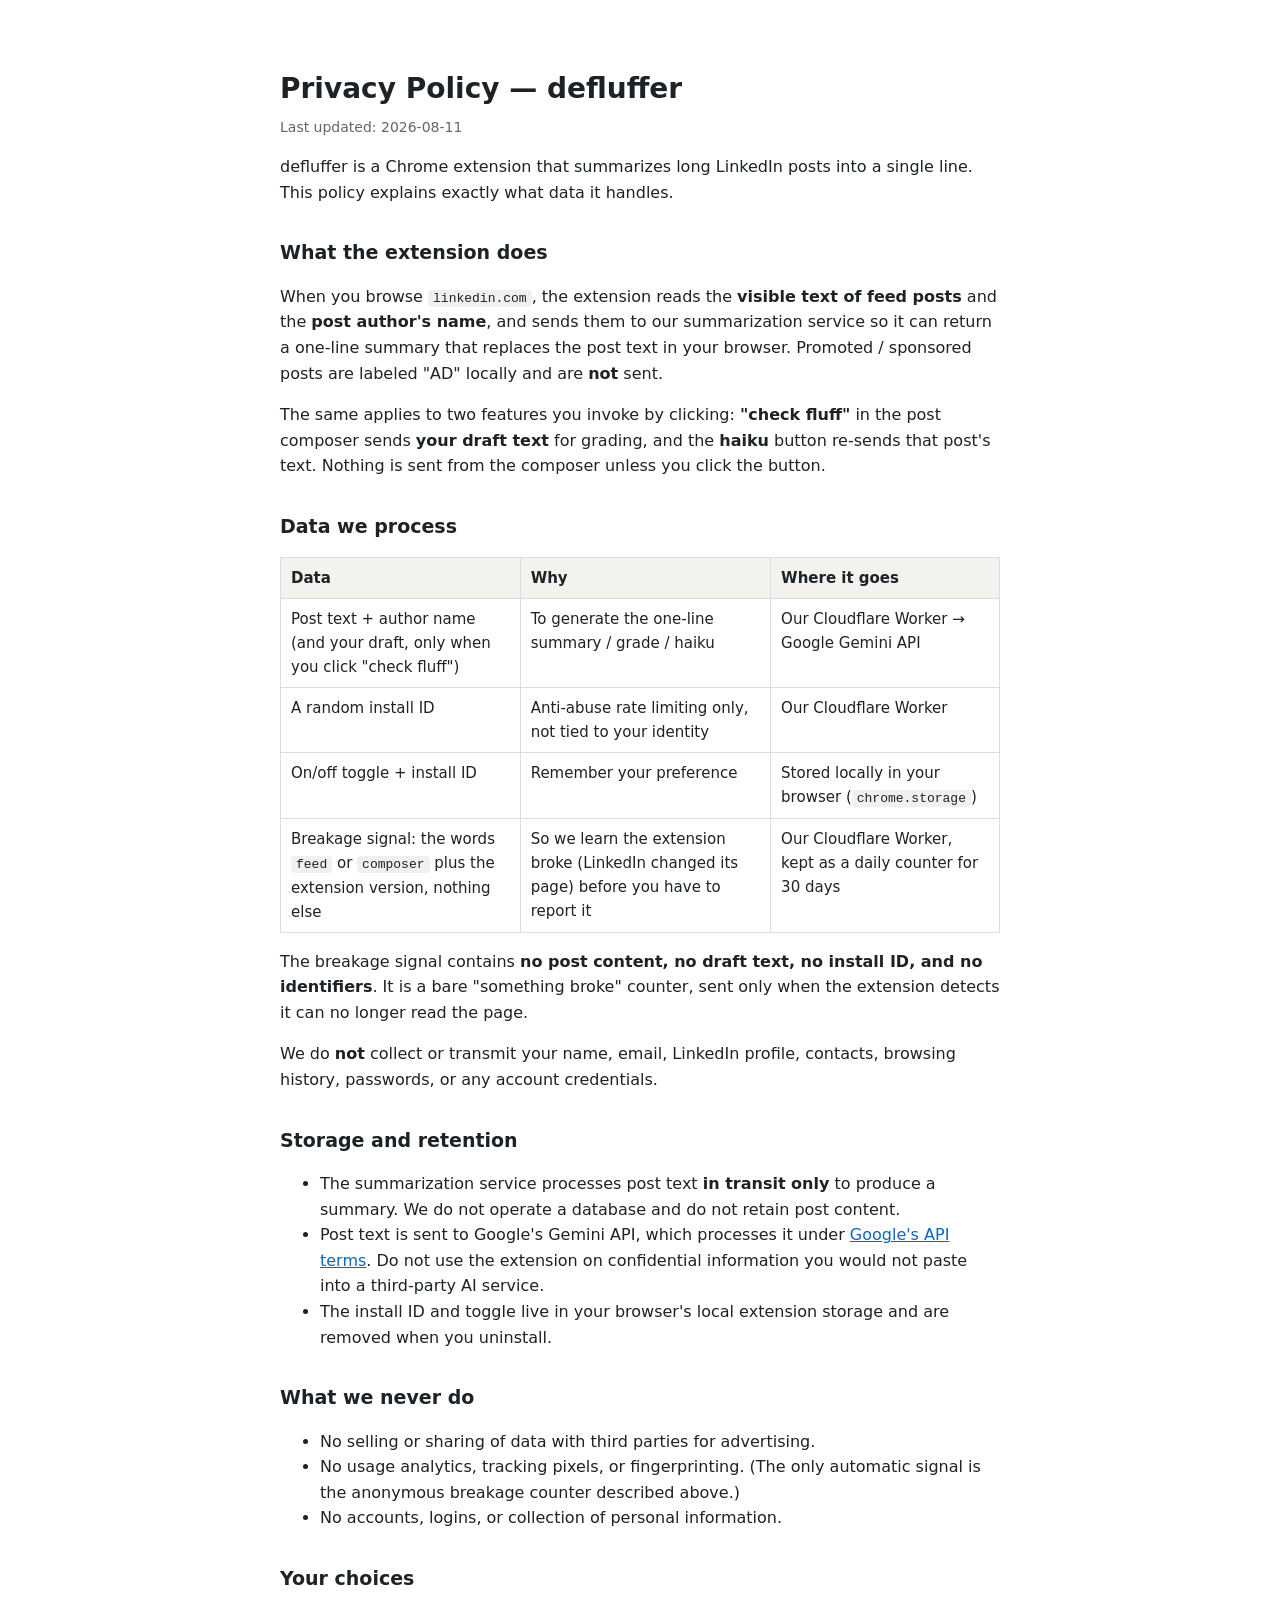
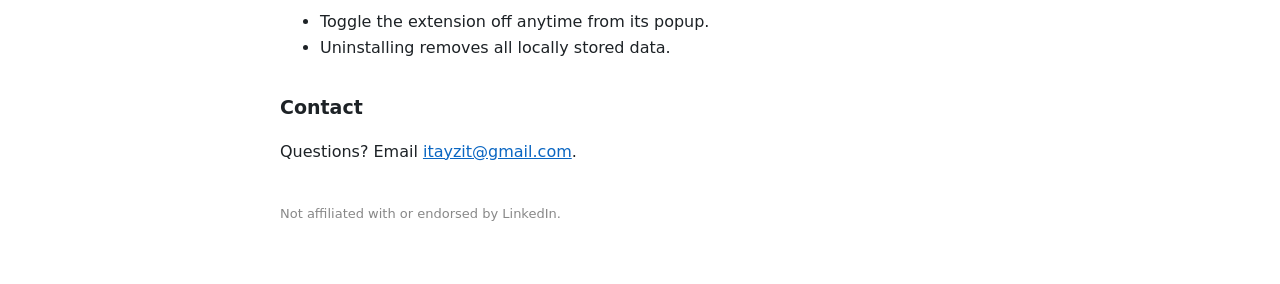
<file: docs/privacy.html>
<!DOCTYPE html>
<html lang="en">
<head>
<meta charset="utf-8" />
<meta name="viewport" content="width=device-width, initial-scale=1" />
<title>Privacy Policy — defluffer</title>
<style>
  :root { color-scheme: light dark; }
  body { font-family: -apple-system, system-ui, "Segoe UI", Roboto, sans-serif;
    max-width: 720px; margin: 0 auto; padding: 48px 20px; line-height: 1.6;
    color: #1d2226; background: #fff; }
  h1 { font-size: 28px; margin-bottom: 4px; }
  h2 { font-size: 19px; margin-top: 32px; }
  .updated { color: #666; font-size: 14px; margin-top: 0; }
  table { border-collapse: collapse; width: 100%; margin: 12px 0; }
  th, td { border: 1px solid #ddd; padding: 8px 10px; text-align: left; font-size: 15px; vertical-align: top; }
  th { background: #f4f2ee; }
  code { background: #f0f0f0; padding: 1px 5px; border-radius: 4px; font-size: 13px; }
  a { color: #0a66c2; }
  @media (prefers-color-scheme: dark) {
    body { background: #1b1f23; color: #e9e5df; }
    th { background: #2a2f34; } th, td { border-color: #3a3f44; }
    code { background: #2a2f34; }
  }
</style>
</head>
<body>
  <h1>Privacy Policy — defluffer</h1>
  <p class="updated">Last updated: 2026-08-11</p>

  <p>defluffer is a Chrome extension that summarizes long LinkedIn posts into a
  single line. This policy explains exactly what data it handles.</p>

  <h2>What the extension does</h2>
  <p>When you browse <code>linkedin.com</code>, the extension reads the
  <strong>visible text of feed posts</strong> and the <strong>post author's
  name</strong>, and sends them to our summarization service so it can return a
  one-line summary that replaces the post text in your browser. Promoted /
  sponsored posts are labeled "AD" locally and are <strong>not</strong> sent.</p>

  <p>The same applies to two features you invoke by clicking:
  <strong>"check fluff"</strong> in the post composer sends <strong>your draft
  text</strong> for grading, and the <strong>haiku</strong> button re-sends that
  post's text. Nothing is sent from the composer unless you click the button.</p>

  <h2>Data we process</h2>
  <table>
    <tr><th>Data</th><th>Why</th><th>Where it goes</th></tr>
    <tr><td>Post text + author name (and your draft, only when you click "check fluff")</td><td>To generate the one-line summary / grade / haiku</td><td>Our Cloudflare Worker → Google Gemini API</td></tr>
    <tr><td>A random install ID</td><td>Anti-abuse rate limiting only, not tied to your identity</td><td>Our Cloudflare Worker</td></tr>
    <tr><td>On/off toggle + install ID</td><td>Remember your preference</td><td>Stored locally in your browser (<code>chrome.storage</code>)</td></tr>
    <tr><td>Breakage signal: the words <code>feed</code> or <code>composer</code> plus the extension version, nothing else</td><td>So we learn the extension broke (LinkedIn changed its page) before you have to report it</td><td>Our Cloudflare Worker, kept as a daily counter for 30 days</td></tr>
  </table>
  <p>The breakage signal contains <strong>no post content, no draft text, no
  install ID, and no identifiers</strong>. It is a bare "something broke"
  counter, sent only when the extension detects it can no longer read the
  page.</p>
  <p>We do <strong>not</strong> collect or transmit your name, email, LinkedIn
  profile, contacts, browsing history, passwords, or any account credentials.</p>

  <h2>Storage and retention</h2>
  <ul>
    <li>The summarization service processes post text <strong>in transit only</strong>
      to produce a summary. We do not operate a database and do not retain post content.</li>
    <li>Post text is sent to Google's Gemini API, which processes it under
      <a href="https://ai.google.dev/gemini-api/terms" target="_blank" rel="noopener">Google's API terms</a>.
      Do not use the extension on confidential information you would not paste into a third-party AI service.</li>
    <li>The install ID and toggle live in your browser's local extension storage and are removed when you uninstall.</li>
  </ul>

  <h2>What we never do</h2>
  <ul>
    <li>No selling or sharing of data with third parties for advertising.</li>
    <li>No usage analytics, tracking pixels, or fingerprinting. (The only automatic signal is the anonymous breakage counter described above.)</li>
    <li>No accounts, logins, or collection of personal information.</li>
  </ul>

  <h2>Your choices</h2>
  <ul>
    <li>Toggle the extension off anytime from its popup.</li>
    <li>Uninstalling removes all locally stored data.</li>
  </ul>

  <h2>Contact</h2>
  <p>Questions? Email <a href="mailto:itayzit@gmail.com">itayzit@gmail.com</a>.</p>

  <p style="margin-top:40px;font-size:13px;color:#888">Not affiliated with or endorsed by LinkedIn.</p>
</body>
</html>
</file>
